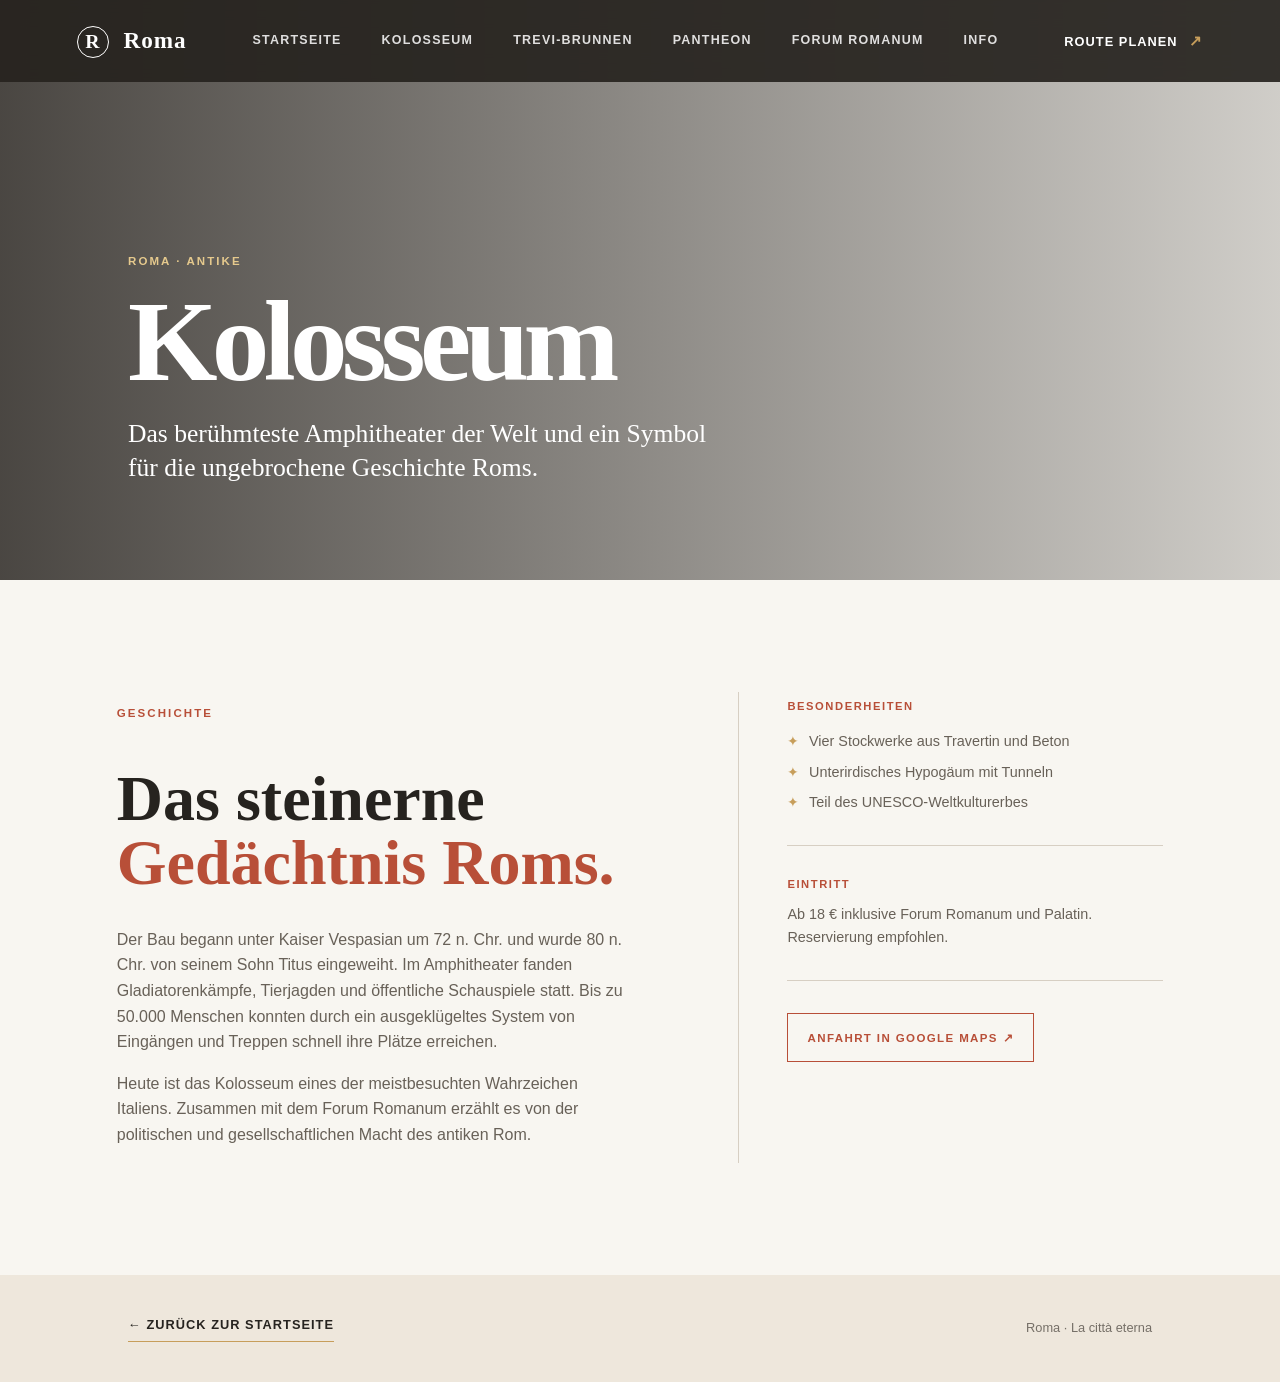
<file: colosseum.html>
<!DOCTYPE html>
<html lang="de">
<head>
	<meta charset="UTF-8">
	<meta name="viewport" content="width=device-width, initial-scale=1.0">
	<meta name="description" content="Das Kolosseum in Rom: Geschichte, Besonderheiten, Eintritt und Anfahrt.">
	<link rel="stylesheet" href="style.css">
	<title>Kolosseum | Roma</title>
</head>
<body class="detail-page">
	<header class="site-header">
		<a class="logo" href="index.html" aria-label="Zur Roma-Startseite"><span>R</span> Roma</a>
		<nav aria-label="Hauptnavigation"><a href="index.html">Startseite</a><a href="colosseum.html">Kolosseum</a><a href="Fontana%20di%20Trevi.html">Trevi-Brunnen</a><a href="Pantheon.html">Pantheon</a><a href="Forum%20Romanum.html">Forum Romanum</a><a href="index.html#info">Info</a></nav>
		<a class="header-link" href="https://www.google.com/maps/dir/?api=1&destination=Colosseum%2C%20Rome" target="_blank" rel="noopener">Route planen <span aria-hidden="true">↗</span></a>
	</header>
	<main>
		<section class="detail-hero" style="--detail-image: url('https://images.unsplash.com/photo-1552832230-c0197dd311b5?auto=format&fit=crop&w=1800&q=90');"><div><p class="eyebrow">Roma · Antike</p><h1>Kolosseum</h1><p class="detail-intro">Das berühmteste Amphitheater der Welt und ein Symbol für die ungebrochene Geschichte Roms.</p></div></section>
		<section class="detail-content section-shell">
			<div class="detail-main"><p class="section-label">Geschichte</p><h2>Das steinerne<br><em>Gedächtnis Roms.</em></h2><p>Der Bau begann unter Kaiser Vespasian um 72 n. Chr. und wurde 80 n. Chr. von seinem Sohn Titus eingeweiht. Im Amphitheater fanden Gladiatorenkämpfe, Tierjagden und öffentliche Schauspiele statt. Bis zu 50.000 Menschen konnten durch ein ausgeklügeltes System von Eingängen und Treppen schnell ihre Plätze erreichen.</p><p>Heute ist das Kolosseum eines der meistbesuchten Wahrzeichen Italiens. Zusammen mit dem Forum Romanum erzählt es von der politischen und gesellschaftlichen Macht des antiken Rom.</p></div>
			<aside class="detail-facts"><div><strong>Besonderheiten</strong><ul><li>Vier Stockwerke aus Travertin und Beton</li><li>Unterirdisches Hypogäum mit Tunneln</li><li>Teil des UNESCO-Weltkulturerbes</li></ul></div><div><strong>Eintritt</strong><p>Ab 18 € inklusive Forum Romanum und Palatin. Reservierung empfohlen.</p></div><a class="button button-dark" href="https://www.google.com/maps/dir/?api=1&destination=Colosseum%2C%20Rome" target="_blank" rel="noopener">Anfahrt in Google Maps ↗</a></aside>
		</section>
	</main>
	<footer class="detail-footer"><a class="text-link" href="index.html">← Zurück zur Startseite</a><span>Roma · La città eterna</span></footer>
</body>
</html>
</file>
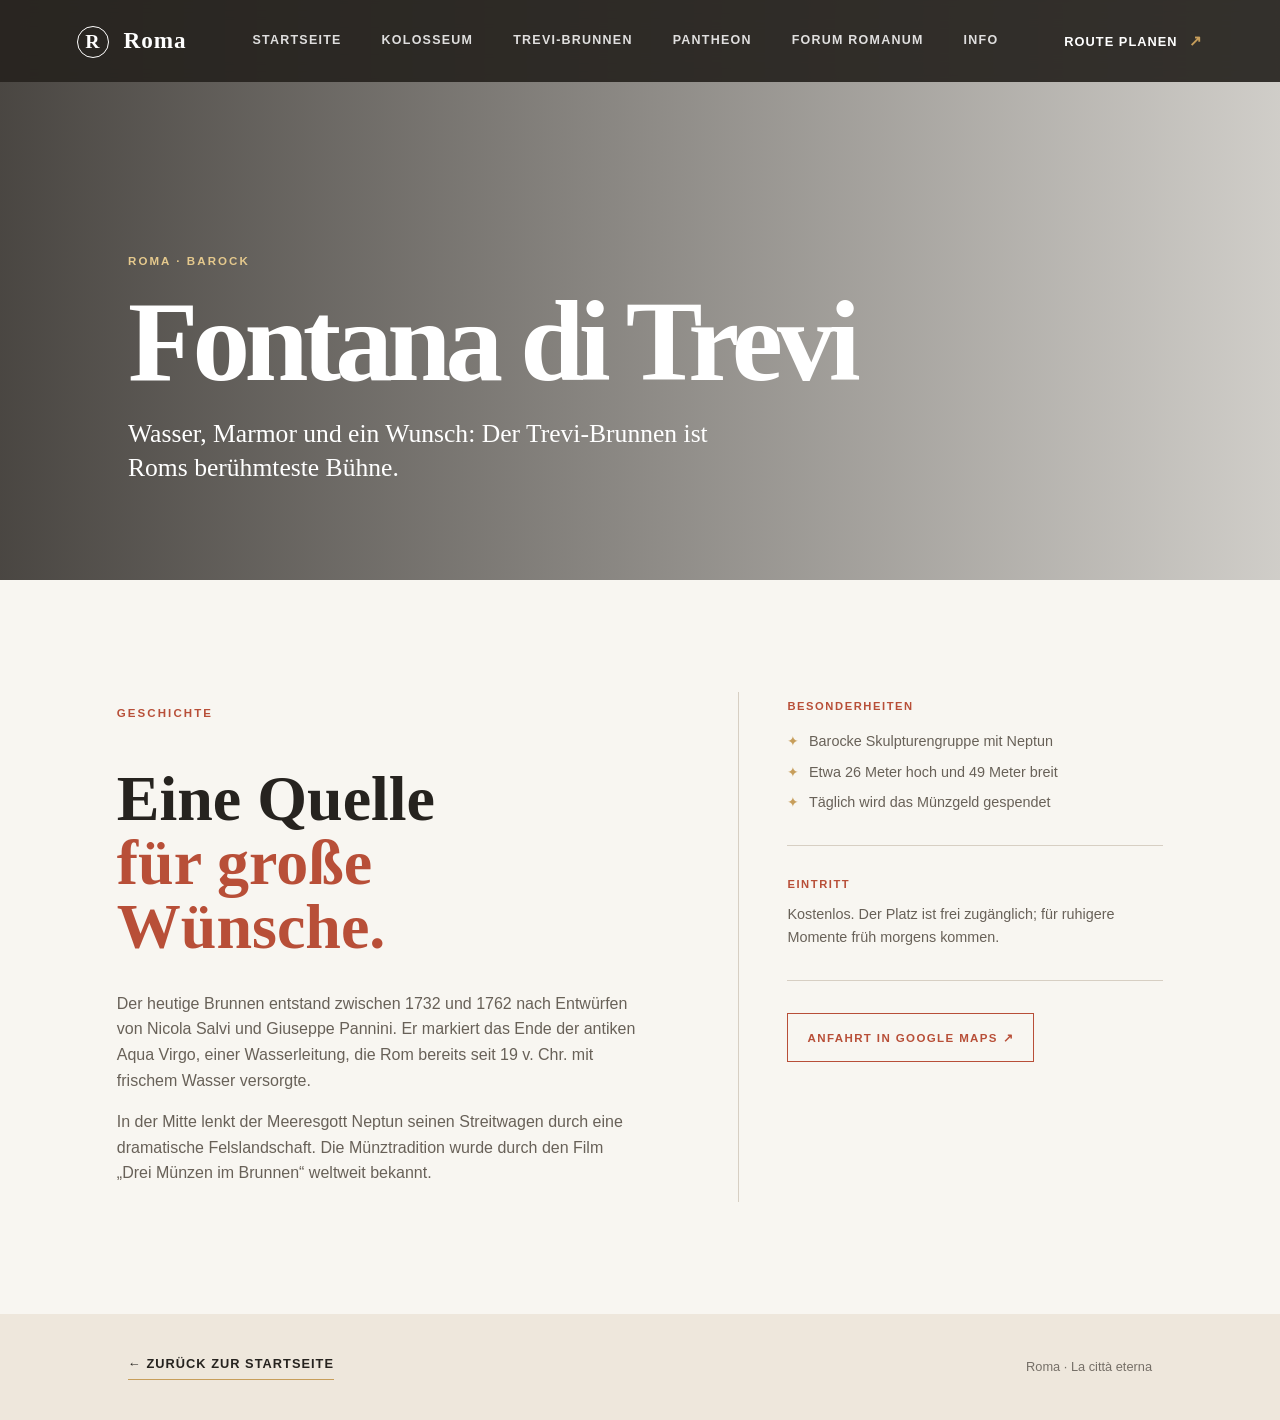
<file: Fontana di Trevi.html>
<!DOCTYPE html>
<html lang="de">
<head>
	<meta charset="UTF-8">
	<meta name="viewport" content="width=device-width, initial-scale=1.0">
	<meta name="description" content="Der Trevi-Brunnen in Rom: Geschichte, Besonderheiten, Eintritt und Anfahrt.">
	<link rel="stylesheet" href="style.css">
	<title>Fontana di Trevi | Roma</title>
</head>
<body class="detail-page">
	<header class="site-header"><a class="logo" href="index.html" aria-label="Zur Roma-Startseite"><span>R</span> Roma</a><nav aria-label="Hauptnavigation"><a href="index.html">Startseite</a><a href="colosseum.html">Kolosseum</a><a href="Fontana%20di%20Trevi.html">Trevi-Brunnen</a><a href="Pantheon.html">Pantheon</a><a href="Forum%20Romanum.html">Forum Romanum</a><a href="index.html#info">Info</a></nav><a class="header-link" href="https://www.google.com/maps/dir/?api=1&destination=Trevi%20Fountain%2C%20Rome" target="_blank" rel="noopener">Route planen <span aria-hidden="true">↗</span></a></header>
	<main><section class="detail-hero" style="--detail-image: url('https://images.unsplash.com/photo-1529260830199-42c24126f198?auto=format&fit=crop&w=1800&q=90');"><div><p class="eyebrow">Roma · Barock</p><h1>Fontana di Trevi</h1><p class="detail-intro">Wasser, Marmor und ein Wunsch: Der Trevi-Brunnen ist Roms berühmteste Bühne.</p></div></section>
		<section class="detail-content section-shell"><div class="detail-main"><p class="section-label">Geschichte</p><h2>Eine Quelle<br><em>für große Wünsche.</em></h2><p>Der heutige Brunnen entstand zwischen 1732 und 1762 nach Entwürfen von Nicola Salvi und Giuseppe Pannini. Er markiert das Ende der antiken Aqua Virgo, einer Wasserleitung, die Rom bereits seit 19 v. Chr. mit frischem Wasser versorgte.</p><p>In der Mitte lenkt der Meeresgott Neptun seinen Streitwagen durch eine dramatische Felslandschaft. Die Münztradition wurde durch den Film „Drei Münzen im Brunnen“ weltweit bekannt.</p></div><aside class="detail-facts"><div><strong>Besonderheiten</strong><ul><li>Barocke Skulpturengruppe mit Neptun</li><li>Etwa 26 Meter hoch und 49 Meter breit</li><li>Täglich wird das Münzgeld gespendet</li></ul></div><div><strong>Eintritt</strong><p>Kostenlos. Der Platz ist frei zugänglich; für ruhigere Momente früh morgens kommen.</p></div><a class="button button-dark" href="https://www.google.com/maps/dir/?api=1&destination=Trevi%20Fountain%2C%20Rome" target="_blank" rel="noopener">Anfahrt in Google Maps ↗</a></aside></section></main>
	<footer class="detail-footer"><a class="text-link" href="index.html">← Zurück zur Startseite</a><span>Roma · La città eterna</span></footer>
</body>
</html>
</file>
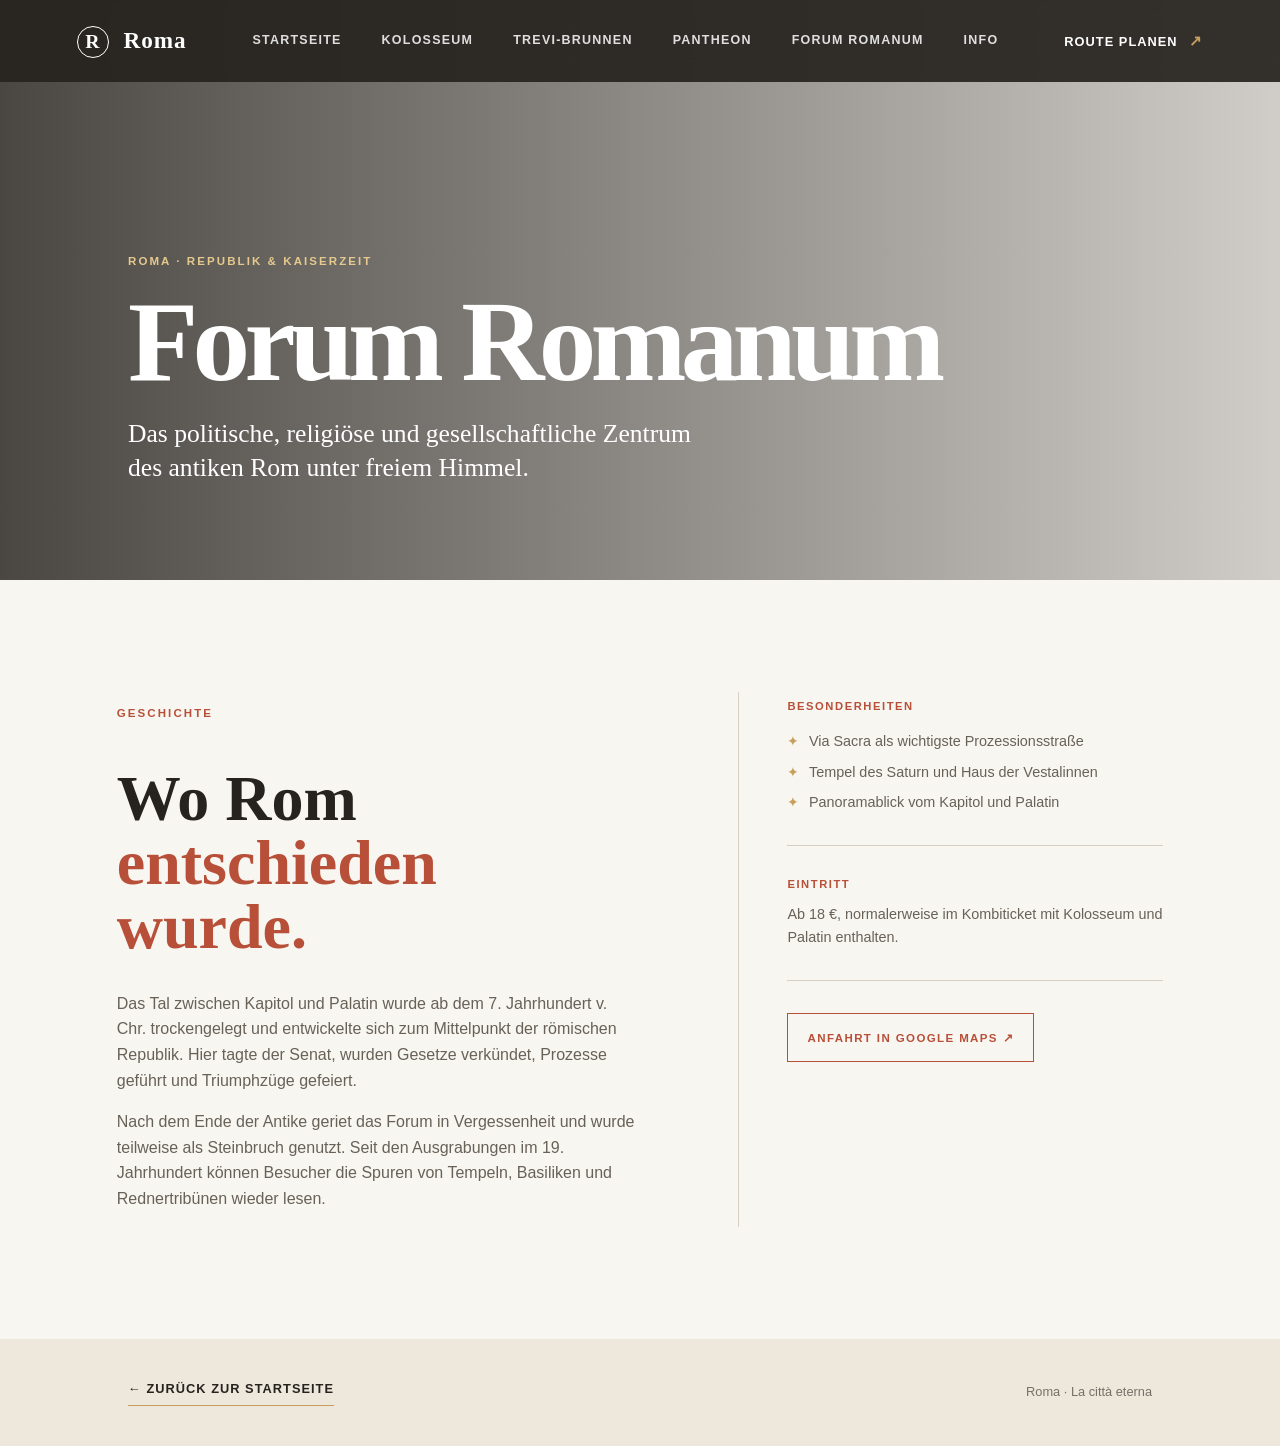
<file: Forum Romanum.html>
<!DOCTYPE html>
<html lang="de">
<head>
	<meta charset="UTF-8">
	<meta name="viewport" content="width=device-width, initial-scale=1.0">
	<meta name="description" content="Das Forum Romanum in Rom: Geschichte, Besonderheiten, Eintritt und Anfahrt.">
	<link rel="stylesheet" href="style.css">
	<title>Forum Romanum | Roma</title>
</head>
<body class="detail-page">
	<header class="site-header"><a class="logo" href="index.html" aria-label="Zur Roma-Startseite"><span>R</span> Roma</a><nav aria-label="Hauptnavigation"><a href="index.html">Startseite</a><a href="colosseum.html">Kolosseum</a><a href="Fontana%20di%20Trevi.html">Trevi-Brunnen</a><a href="Pantheon.html">Pantheon</a><a href="Forum%20Romanum.html">Forum Romanum</a><a href="index.html#info">Info</a></nav><a class="header-link" href="https://www.google.com/maps/dir/?api=1&destination=Roman%20Forum%2C%20Rome" target="_blank" rel="noopener">Route planen <span aria-hidden="true">↗</span></a></header>
	<main><section class="detail-hero" style="--detail-image: url('https://images.unsplash.com/photo-1552832230-c0197dd311b5?auto=format&fit=crop&w=1800&q=90');"><div><p class="eyebrow">Roma · Republik & Kaiserzeit</p><h1>Forum Romanum</h1><p class="detail-intro">Das politische, religiöse und gesellschaftliche Zentrum des antiken Rom unter freiem Himmel.</p></div></section>
		<section class="detail-content section-shell"><div class="detail-main"><p class="section-label">Geschichte</p><h2>Wo Rom<br><em>entschieden wurde.</em></h2><p>Das Tal zwischen Kapitol und Palatin wurde ab dem 7. Jahrhundert v. Chr. trockengelegt und entwickelte sich zum Mittelpunkt der römischen Republik. Hier tagte der Senat, wurden Gesetze verkündet, Prozesse geführt und Triumphzüge gefeiert.</p><p>Nach dem Ende der Antike geriet das Forum in Vergessenheit und wurde teilweise als Steinbruch genutzt. Seit den Ausgrabungen im 19. Jahrhundert können Besucher die Spuren von Tempeln, Basiliken und Rednertribünen wieder lesen.</p></div><aside class="detail-facts"><div><strong>Besonderheiten</strong><ul><li>Via Sacra als wichtigste Prozessionsstraße</li><li>Tempel des Saturn und Haus der Vestalinnen</li><li>Panoramablick vom Kapitol und Palatin</li></ul></div><div><strong>Eintritt</strong><p>Ab 18 €, normalerweise im Kombiticket mit Kolosseum und Palatin enthalten.</p></div><a class="button button-dark" href="https://www.google.com/maps/dir/?api=1&destination=Roman%20Forum%2C%20Rome" target="_blank" rel="noopener">Anfahrt in Google Maps ↗</a></aside></section></main>
	<footer class="detail-footer"><a class="text-link" href="index.html">← Zurück zur Startseite</a><span>Roma · La città eterna</span></footer>
</body>
</html>
</file>
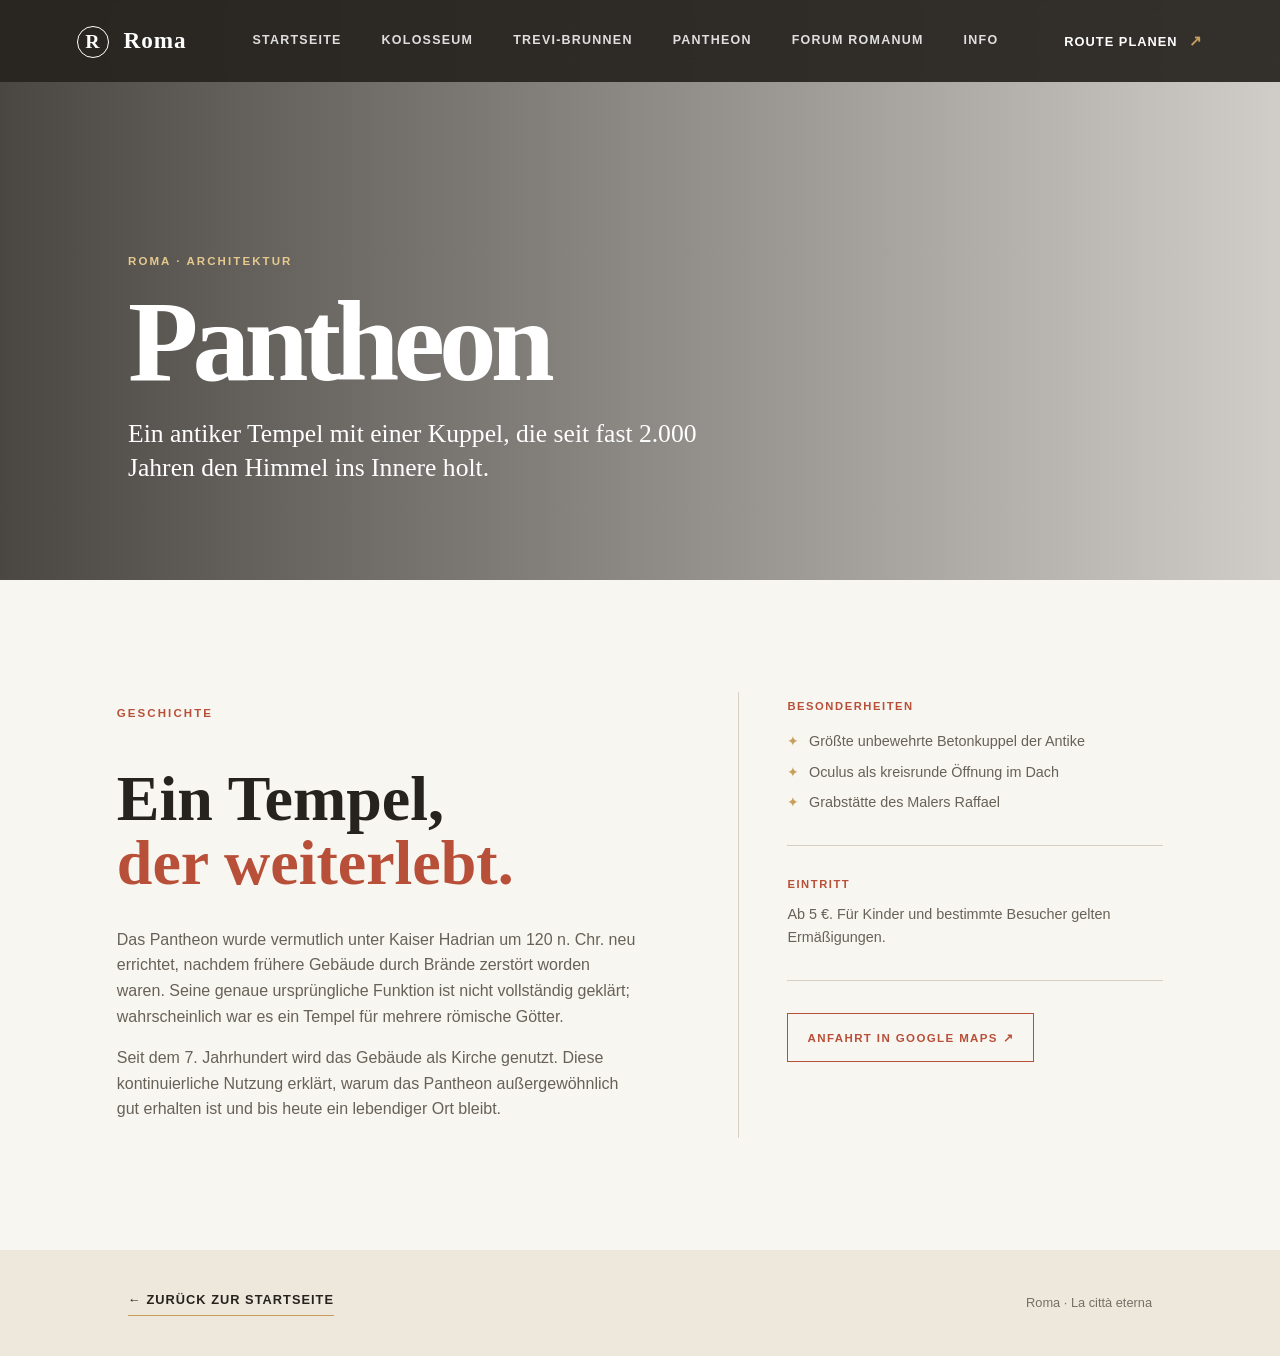
<file: Pantheon.html>
<!DOCTYPE html>
<html lang="de">
<head>
	<meta charset="UTF-8">
	<meta name="viewport" content="width=device-width, initial-scale=1.0">
	<meta name="description" content="Das Pantheon in Rom: Geschichte, Besonderheiten, Eintritt und Anfahrt.">
	<link rel="stylesheet" href="style.css">
	<title>Pantheon | Roma</title>
</head>
<body class="detail-page">
	<header class="site-header"><a class="logo" href="index.html" aria-label="Zur Roma-Startseite"><span>R</span> Roma</a><nav aria-label="Hauptnavigation"><a href="index.html">Startseite</a><a href="colosseum.html">Kolosseum</a><a href="Fontana%20di%20Trevi.html">Trevi-Brunnen</a><a href="Pantheon.html">Pantheon</a><a href="Forum%20Romanum.html">Forum Romanum</a><a href="index.html#info">Info</a></nav><a class="header-link" href="https://www.google.com/maps/dir/?api=1&destination=Pantheon%2C%20Rome" target="_blank" rel="noopener">Route planen <span aria-hidden="true">↗</span></a></header>
	<main><section class="detail-hero" style="--detail-image: url('https://images.unsplash.com/photo-1531572753322-ad063cecc140?auto=format&fit=crop&w=1800&q=90');"><div><p class="eyebrow">Roma · Architektur</p><h1>Pantheon</h1><p class="detail-intro">Ein antiker Tempel mit einer Kuppel, die seit fast 2.000 Jahren den Himmel ins Innere holt.</p></div></section>
		<section class="detail-content section-shell"><div class="detail-main"><p class="section-label">Geschichte</p><h2>Ein Tempel,<br><em>der weiterlebt.</em></h2><p>Das Pantheon wurde vermutlich unter Kaiser Hadrian um 120 n. Chr. neu errichtet, nachdem frühere Gebäude durch Brände zerstört worden waren. Seine genaue ursprüngliche Funktion ist nicht vollständig geklärt; wahrscheinlich war es ein Tempel für mehrere römische Götter.</p><p>Seit dem 7. Jahrhundert wird das Gebäude als Kirche genutzt. Diese kontinuierliche Nutzung erklärt, warum das Pantheon außergewöhnlich gut erhalten ist und bis heute ein lebendiger Ort bleibt.</p></div><aside class="detail-facts"><div><strong>Besonderheiten</strong><ul><li>Größte unbewehrte Betonkuppel der Antike</li><li>Oculus als kreisrunde Öffnung im Dach</li><li>Grabstätte des Malers Raffael</li></ul></div><div><strong>Eintritt</strong><p>Ab 5 €. Für Kinder und bestimmte Besucher gelten Ermäßigungen.</p></div><a class="button button-dark" href="https://www.google.com/maps/dir/?api=1&destination=Pantheon%2C%20Rome" target="_blank" rel="noopener">Anfahrt in Google Maps ↗</a></aside></section></main>
	<footer class="detail-footer"><a class="text-link" href="index.html">← Zurück zur Startseite</a><span>Roma · La città eterna</span></footer>
</body>
</html>
</file>
<file: style.css>
:root {
    --ink: #26231f;
    --terracotta: #b84f38;
    --sand: #eee7dc;
    --cream: #f8f6f1;
    --gold: #c79e5b;
    --line: #d7cfc3;
}

* {
    box-sizing: border-box;
}

html {
    scroll-behavior: smooth;
}

body {
    margin: 0;
    color: var(--ink);
    background: var(--cream);
    font-family: sans-serif;
    line-height: 1.6;
}

a {
    color: inherit;
    text-decoration: none;
}

.site-header {
    align-items: center;
    backdrop-filter: blur(12px);
    background: rgba(38, 35, 31, .92);
    color: #fff;
    display: flex;
    height: 82px;
    justify-content: space-between;
    padding: 0 6vw;
    position: fixed;
    top: 0;
    width: 100%;
    z-index: 10;
}

.logo {
    font-family: serif;
    font-size: 1.45rem;
    font-weight: 700;
    letter-spacing: .04em;
}

.logo span {
    align-items: center;
    border: 1px solid currentColor;
    border-radius: 50%;
    display: inline-flex;
    font-size: .85em;
    height: 32px;
    justify-content: center;
    margin-right: 8px;
    width: 32px;
}

nav {
    display: flex;
    gap: 2.5rem;
    font-size: .78rem;
    font-weight: 700;
    letter-spacing: .1em;
    text-transform: uppercase;
}

nav a {
    opacity: .85;
    transition: color .2s, opacity .2s, text-shadow .2s;
}

nav a:hover {
    color: var(--gold);
    opacity: 1;
    text-shadow: 0 0 6px rgba(199, 158, 91, .9), 0 0 14px rgba(199, 158, 91, .55);
}

.header-link,
.text-link {
    font-size: .8rem;
    font-weight: 700;
    letter-spacing: .08em;
    text-transform: uppercase;
}

.header-link span,
.text-link span {
    color: var(--gold);
    font-size: 1.2em;
    margin-left: 7px;
}

.hero {
    align-items: flex-end;
    background: linear-gradient(90deg, rgba(25, 21, 17, .68), rgba(25, 21, 17, .08)), url('https://images.unsplash.com/photo-1529260830199-42c24126f198?auto=format&fit=crop&w=2200&q=90') center/cover;
    color: #fff;
    display: flex;
    min-height: 700px;
    padding: 0 10vw 8.5rem;
    position: relative;
}

.hero-copy {
    animation: reveal .8s ease-out both;
}

.eyebrow,
.section-label {
    font-size: .72rem;
    font-weight: 700;
    letter-spacing: .18em;
    text-transform: uppercase;
}

.eyebrow {
    color: #e5c98d;
    margin-bottom: 1.2rem;
}

.hero h1 {
    font-family: serif;
    font-size: clamp(5.5rem, 14vw, 12rem);
    letter-spacing: -.07em;
    line-height: .8;
    margin: 0 0 2rem;
}

.hero-subtitle {
    font-family: serif;
    font-size: clamp(1.35rem, 2.4vw, 2.3rem);
    line-height: 1.25;
    margin: 0 0 2.5rem;
}

.button {
    border: 1px solid rgba(255, 255, 255, .65);
    display: inline-flex;
    gap: 2.5rem;
    padding: .9rem 1.2rem;
    text-transform: uppercase;
    font-size: .72rem;
    font-weight: 700;
    letter-spacing: .12em;
    transition: background .2s, color .2s;
}

.button:hover {
    background: #fff;
    color: var(--ink);
}

.hero-caption {
    bottom: 2rem;
    font-size: .72rem;
    left: 10vw;
    letter-spacing: .08em;
    position: absolute;
    text-transform: uppercase;
}

.caption-line {
    background: var(--gold);
    display: inline-block;
    height: 1px;
    margin: 0 12px 3px 0;
    width: 35px;
}

.section-shell {
    margin: auto;
    max-width: 1200px;
    padding: 7rem 6vw;
}

.section-label {
    color: var(--terracotta);
    margin-bottom: 2.8rem;
}

.intro-content,
.visit-grid,
.tips-grid {
    display: grid;
    gap: 8vw;
    grid-template-columns: 1fr 1fr;
}

.intro h2,
.section-heading h2,
.visit h2,
.day h2,
.tips h2 {
    font-family: serif;
    font-size: clamp(2.6rem, 5vw, 4.8rem);
    letter-spacing: -.04em;
    line-height: .98;
    margin: 0;
}

.intro h2 em,
h2 em {
    color: var(--terracotta);
    font-style: normal;
}

.lead {
    font-family: serif;
    font-size: 1.35rem;
    line-height: 1.45;
    margin: 0 0 1.5rem;
}

.intro-content div p:not(.lead) {
    color: #686158;
    max-width: 450px;
}

.sights {
    background: var(--sand);
    max-width: none;
    padding-left: 10vw;
    padding-right: 10vw;
}

.section-heading {
    display: flex;
    justify-content: space-between;
    margin: auto;
    max-width: 1200px;
}

.section-heading .section-label {
    margin-top: .5rem;
}

.sight-grid {
    display: grid;
    gap: 1.4rem;
    grid-template-columns: 1.4fr 1fr 1fr;
    margin: 4rem auto 0;
    max-width: 1200px;
}

.sight-card {
    min-height: 430px;
    overflow: hidden;
    position: relative;
}

.sight-card img {
    height: 100%;
    object-fit: cover;
    position: absolute;
    transition: transform .5s;
    width: 100%;
}

.sight-card:hover img {
    transform: scale(1.04);
}

.sight-card::after {
    background: linear-gradient(transparent 35%, rgba(20, 15, 10, .8));
    content: '';
    inset: 0;
    position: absolute;
}

.card-number,
.card-text {
    color: #fff;
    position: absolute;
    z-index: 1;
}

.card-number {
    left: 1.4rem;
    top: 1.2rem;
    font-family: serif;
    font-size: 1.2rem;
}

.card-text {
    bottom: 1.5rem;
    left: 1.4rem;
    padding-right: 1.5rem;
}

.card-text h3 {
    font-family: serif;
    font-size: 1.8rem;
    margin: 0 0 .3rem;
}

.card-text p {
    font-size: .9rem;
    line-height: 1.4;
    margin: 0;
    opacity: .85;
}

.visit {
    background: var(--cream);
}

.muted {
    color: #756f67;
    margin: 1.8rem 0;
    max-width: 330px;
}

.text-link {
    border-bottom: 1px solid var(--gold);
    display: inline-block;
    padding-bottom: .3rem;
}

.table-wrap {
    align-self: end;
    overflow-x: auto;
}

table {
    border-collapse: collapse;
    min-width: 500px;
    width: 100%;
}

th {
    color: var(--terracotta);
    font-size: .68rem;
    letter-spacing: .14em;
    text-align: left;
    text-transform: uppercase;
}

th,
td {
    border-bottom: 1px solid var(--line);
    padding: 1rem .5rem;
}

td {
    font-size: .9rem;
}

td:last-child {
    font-weight: 700;
}

.day {
    background: var(--ink);
    color: var(--cream);
    display: grid;
    gap: 8vw;
    grid-template-columns: .75fr 1.25fr;
    max-width: none;
    padding-left: 14vw;
    padding-right: 14vw;
}

.day .section-label {
    color: var(--gold);
}

.timeline {
    list-style: none;
    margin: 0;
    padding: 0;
}

.timeline li {
    border-bottom: 1px solid #4a4640;
    display: grid;
    gap: 2rem;
    grid-template-columns: 75px 1fr;
    padding: 1.2rem 0;
}

.timeline time {
    color: var(--gold);
    font-size: .8rem;
    font-weight: 700;
    padding-top: .2rem;
}

.timeline strong {
    font-family: serif;
    font-size: 1.25rem;
}

.timeline p {
    color: #aaa49a;
    font-size: .85rem;
    margin: .1rem 0 0;
}

.tips {
    padding-bottom: 8rem;
}

.tips-grid ul {
    list-style: none;
    margin: 0;
    padding: 0;
}

.tips-grid li {
    border-bottom: 1px solid var(--line);
    padding: 1rem 0 1rem 2.5rem;
    position: relative;
}

.tips-grid li::before {
    color: var(--terracotta);
    content: '✦';
    left: 0;
    position: absolute;
}

.site-footer {
    align-items: center;
    background: var(--terracotta);
    color: #fff;
    display: grid;
    gap: 2rem;
    grid-template-columns: 1fr 1fr 1fr;
    padding: 3rem 10vw;
}

.site-footer p {
    font-family: serif;
    font-size: 1.5rem;
    margin: 0;
    text-align: center;
}

.footer-contact {
    font-size: .8rem;
    line-height: 1.8;
    text-align: right;
}

.footer-contact strong {
    color: #f3cf91;
    text-transform: uppercase;
    letter-spacing: .1em;
    font-size: .68rem;
}

.card-link {
    border-bottom: 1px solid var(--gold);
    color: #f3cf91;
    display: inline-block;
    font-size: .7rem;
    font-weight: 700;
    letter-spacing: .1em;
    margin-top: .8rem;
    padding-bottom: .2rem;
    text-transform: uppercase;
}

.detail-hero {
    align-items: flex-end;
    background: linear-gradient(90deg, rgba(25, 21, 17, .78), rgba(25, 21, 17, .18)), var(--detail-image) center/cover;
    color: #fff;
    display: flex;
    min-height: 580px;
    padding: 0 10vw 6rem;
}

.detail-hero h1 {
    font-family: serif;
    font-size: clamp(3.5rem, 9vw, 8rem);
    letter-spacing: -.05em;
    line-height: .9;
    margin: .5rem 0 1.5rem;
}

.detail-intro {
    font-family: serif;
    font-size: clamp(1.2rem, 2vw, 1.8rem);
    line-height: 1.3;
    margin: 0;
    max-width: 600px;
}

.detail-content {
    display: grid;
    gap: 8vw;
    grid-template-columns: 1.1fr .9fr;
}

.detail-main p:not(.section-label) {
    color: #686158;
    max-width: 650px;
}

.detail-main h2 {
    font-family: serif;
    font-size: clamp(2.5rem, 5vw, 4.5rem);
    line-height: 1;
    margin: 0 0 2rem;
}

.detail-main h2 em {
    color: var(--terracotta);
    font-style: normal;
}

.detail-facts {
    border-left: 1px solid var(--line);
    padding-left: 3rem;
}

.detail-facts>div {
    border-bottom: 1px solid var(--line);
    padding: 0 0 1.5rem;
    margin-bottom: 1.5rem;
}

.detail-facts strong {
    color: var(--terracotta);
    font-size: .7rem;
    letter-spacing: .14em;
    text-transform: uppercase;
}

.detail-facts ul {
    list-style: none;
    margin: .8rem 0 0;
    padding: 0;
}

.detail-facts li,
.detail-facts p {
    color: #686158;
    font-size: .9rem;
    margin: .45rem 0;
}

.detail-facts li::before {
    color: var(--gold);
    content: '✦';
    margin-right: .6rem;
}

.button-dark {
    border-color: var(--terracotta);
    color: var(--terracotta);
    margin-top: .5rem;
}

.button-dark:hover {
    background: var(--terracotta);
    color: #fff;
}

.detail-footer {
    align-items: center;
    background: var(--sand);
    display: flex;
    justify-content: space-between;
    padding: 2.5rem 10vw;
}

.detail-footer span {
    color: #756f67;
    font-size: .8rem;
}

@keyframes reveal {
    from {
        opacity: 0;
        transform: translateY(20px);
    }

    to {
        opacity: 1;
        transform: translateY(0);
    }
}

@media (max-width: 760px) {
    .site-header {
        height: 70px;
        padding: 0 6vw;
    }

    .site-header nav {
        display: none;
    }

    .header-link {
        font-size: .65rem;
    }

    .hero {
        min-height: 620px;
        padding: 0 8vw 7rem;
    }

    .hero h1 {
        font-size: 6.5rem;
    }

    .section-shell {
        padding: 5rem 8vw;
    }

    .intro-content,
    .visit-grid,
    .tips-grid,
    .day,
    .detail-content {
        grid-template-columns: 1fr;
        gap: 3rem;
    }

    .section-heading {
        display: block;
    }

    .section-heading .section-label {
        margin-bottom: 1rem;
    }

    .sights {
        padding-left: 8vw;
        padding-right: 8vw;
    }

    .sight-grid {
        grid-template-columns: 1fr;
        margin-top: 2.5rem;
    }

    .sight-card,
    .sight-card-large {
        min-height: 390px;
    }

    .day {
        padding-left: 8vw;
        padding-right: 8vw;
    }

    .site-footer {
        align-items: start;
        grid-template-columns: 1fr;
        padding: 3rem 8vw;
    }

    .site-footer p,
    .footer-contact {
        text-align: left;
    }

    .detail-hero {
        min-height: 550px;
        padding: 0 8vw 5rem;
    }

    .detail-facts {
        border-left: 0;
        border-top: 1px solid var(--line);
        padding: 2rem 0 0;
    }

    .detail-footer {
        align-items: flex-start;
        flex-direction: column;
        gap: 1rem;
        padding: 2rem 8vw;
    }
}
</file>
